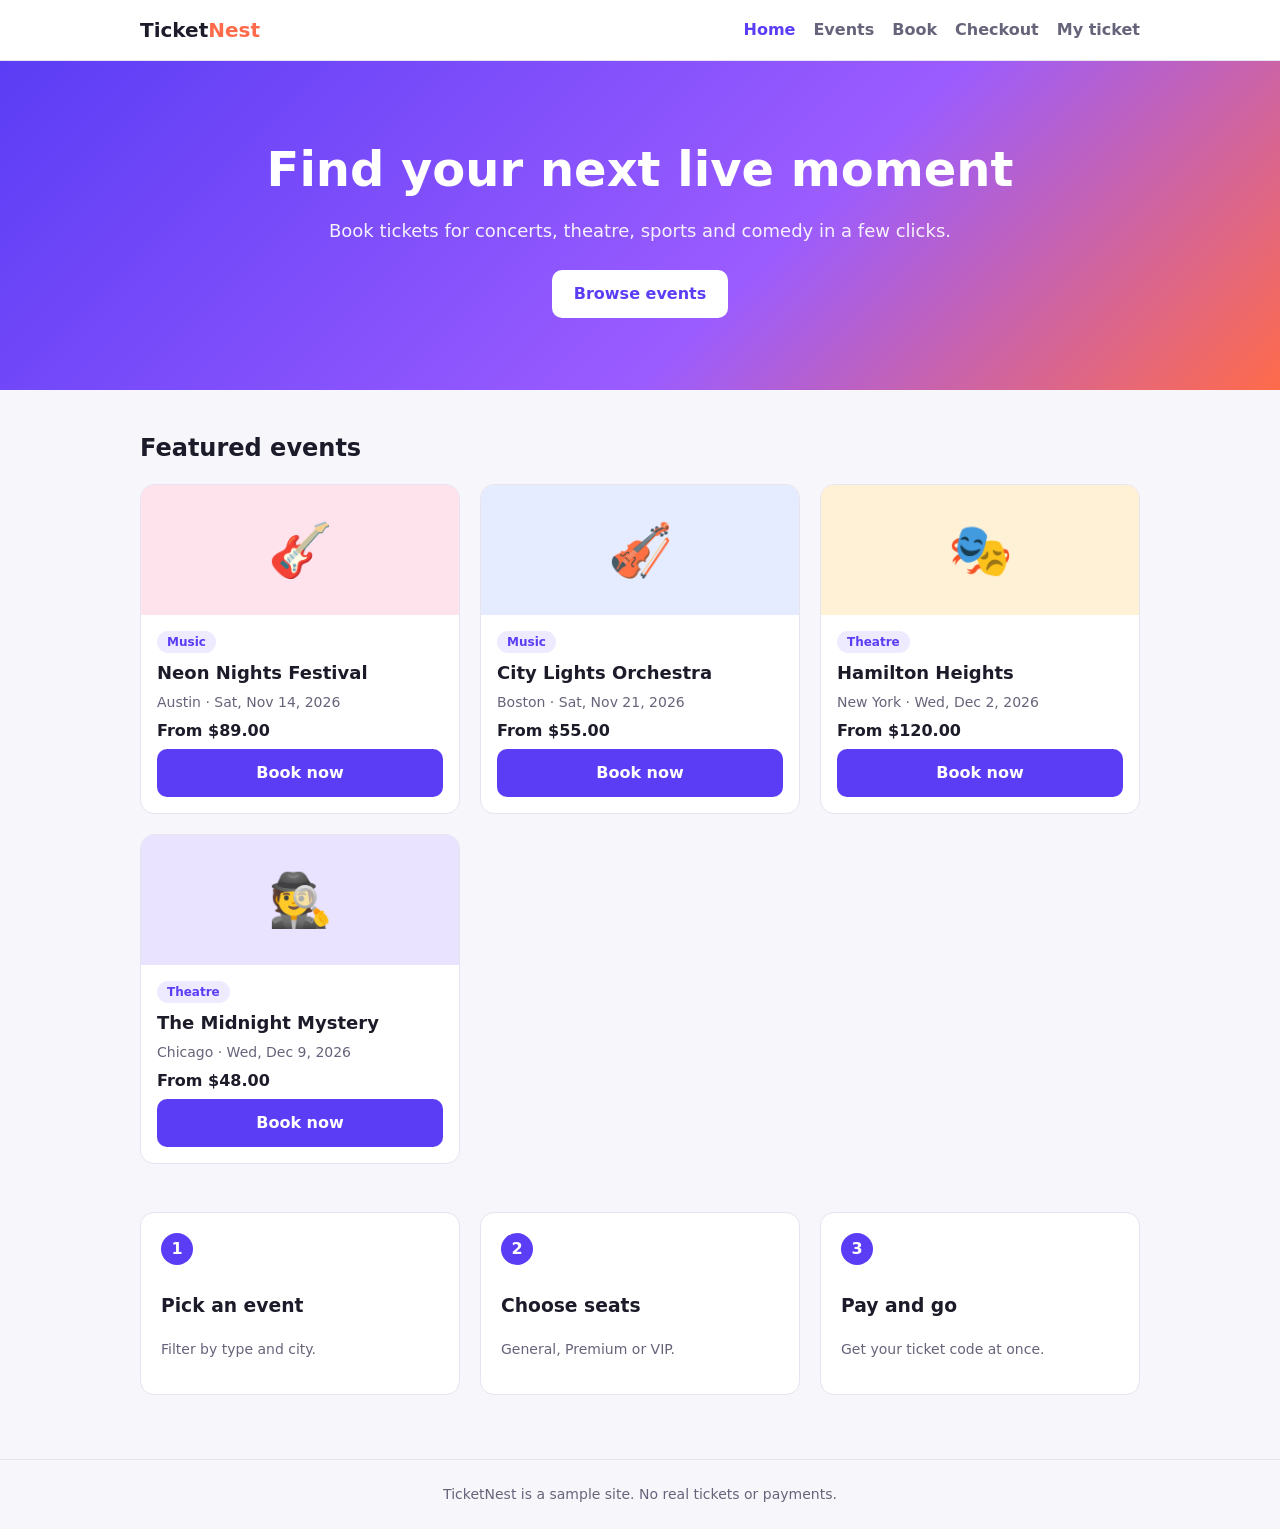
<file: index.html>
<!doctype html>
<html lang="en" dir="ltr"><head><meta charset="utf-8"><meta name="viewport" content="width=device-width,initial-scale=1">
<title>TicketNest</title><link rel="stylesheet" href="style.css"></head>
<body data-page="home">
<header class="site"><div class="wrap"><a class="logo" href="index.html">Ticket<span>Nest</span></a><nav><a href="index.html" class=active data-i18n="nav.home"></a><a href="events.html" data-i18n="nav.events"></a><a href="booking.html" data-i18n="nav.book"></a><a href="checkout.html" data-i18n="nav.checkout"></a><a href="confirmation.html" data-i18n="nav.ticket"></a><span id="lang"></span></nav></div></header>
<section class="hero"><div class="wrap"><h1 data-i18n="home.hero.title"></h1><p data-i18n="home.hero.text"></p><a class="btn light" href="events.html" data-i18n="home.hero.cta"></a></div></section>
<main><div class="wrap"><h2 data-i18n="home.featured"></h2><div class="grid" id="featured"></div>
<div class="steps"><div class="step"><b>1</b><h3 data-i18n="home.step1.title"></h3><p class="meta" data-i18n="home.step1.text"></p></div><div class="step"><b>2</b><h3 data-i18n="home.step2.title"></h3><p class="meta" data-i18n="home.step2.text"></p></div><div class="step"><b>3</b><h3 data-i18n="home.step3.title"></h3><p class="meta" data-i18n="home.step3.text"></p></div></div></div></main>
<footer><div class="wrap" data-i18n="footer.note"></div></footer>
<script src="assets/locales/en.js"></script><script src="i18n.js"></script><script src="app.js"></script></body></html>
</file>
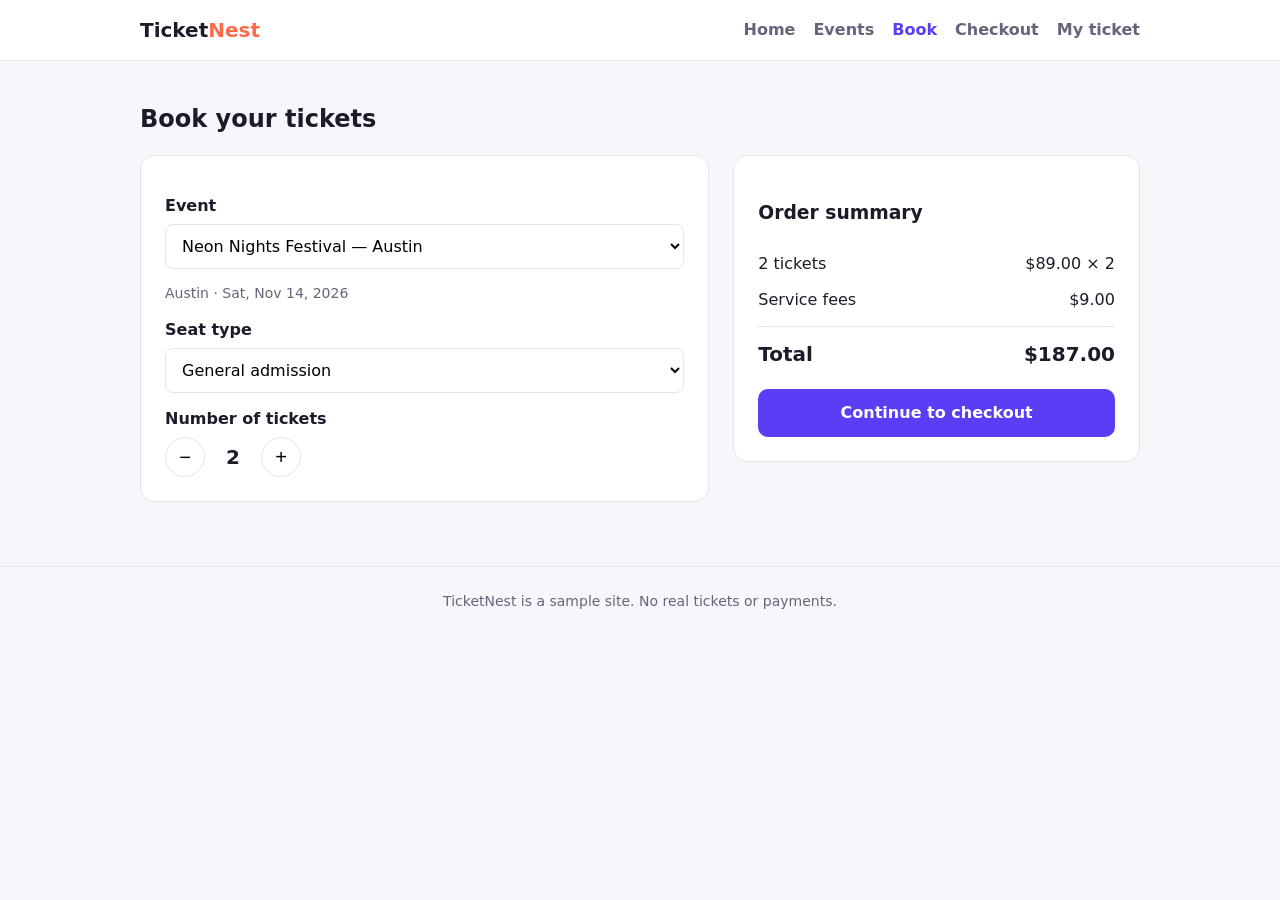
<file: booking.html>
<!doctype html>
<html lang="en" dir="ltr"><head><meta charset="utf-8"><meta name="viewport" content="width=device-width,initial-scale=1">
<title>TicketNest</title><link rel="stylesheet" href="style.css"></head>
<body data-page="booking">
<header class="site"><div class="wrap"><a class="logo" href="index.html">Ticket<span>Nest</span></a><nav><a href="index.html" data-i18n="nav.home"></a><a href="events.html" data-i18n="nav.events"></a><a href="booking.html" class=active data-i18n="nav.book"></a><a href="checkout.html" data-i18n="nav.checkout"></a><a href="confirmation.html" data-i18n="nav.ticket"></a><span id="lang"></span></nav></div></header>
<main><div class="wrap"><h2 data-i18n="booking.heading"></h2><div class="two">
<div class="panel"><label for="event" data-i18n="booking.event"></label><select id="event"></select><p class="meta" id="date"></p>
<label for="seat" data-i18n="booking.seat"></label><select id="seat"></select>
<label data-i18n="booking.qty"></label><div class="qty"><button id="minus" data-i18n-attr="aria-label:booking.fewer">−</button><output id="qty">2</output><button id="plus" data-i18n-attr="aria-label:booking.more">+</button></div></div>
<div class="panel sum"><h3 data-i18n="booking.summary"></h3><div><span id="tickets"></span><span id="unit"></span></div><div><span data-i18n="booking.fees"></span><span id="fees"></span></div><div class="total"><span data-i18n="booking.total"></span><span id="total"></span></div><button class="btn" id="go" style="width:100%;margin-top:14px" data-i18n="booking.continue"></button></div>
</div></div></main>
<footer><div class="wrap" data-i18n="footer.note"></div></footer>
<script src="assets/locales/en.js"></script><script src="i18n.js"></script><script src="app.js"></script></body></html>
</file>
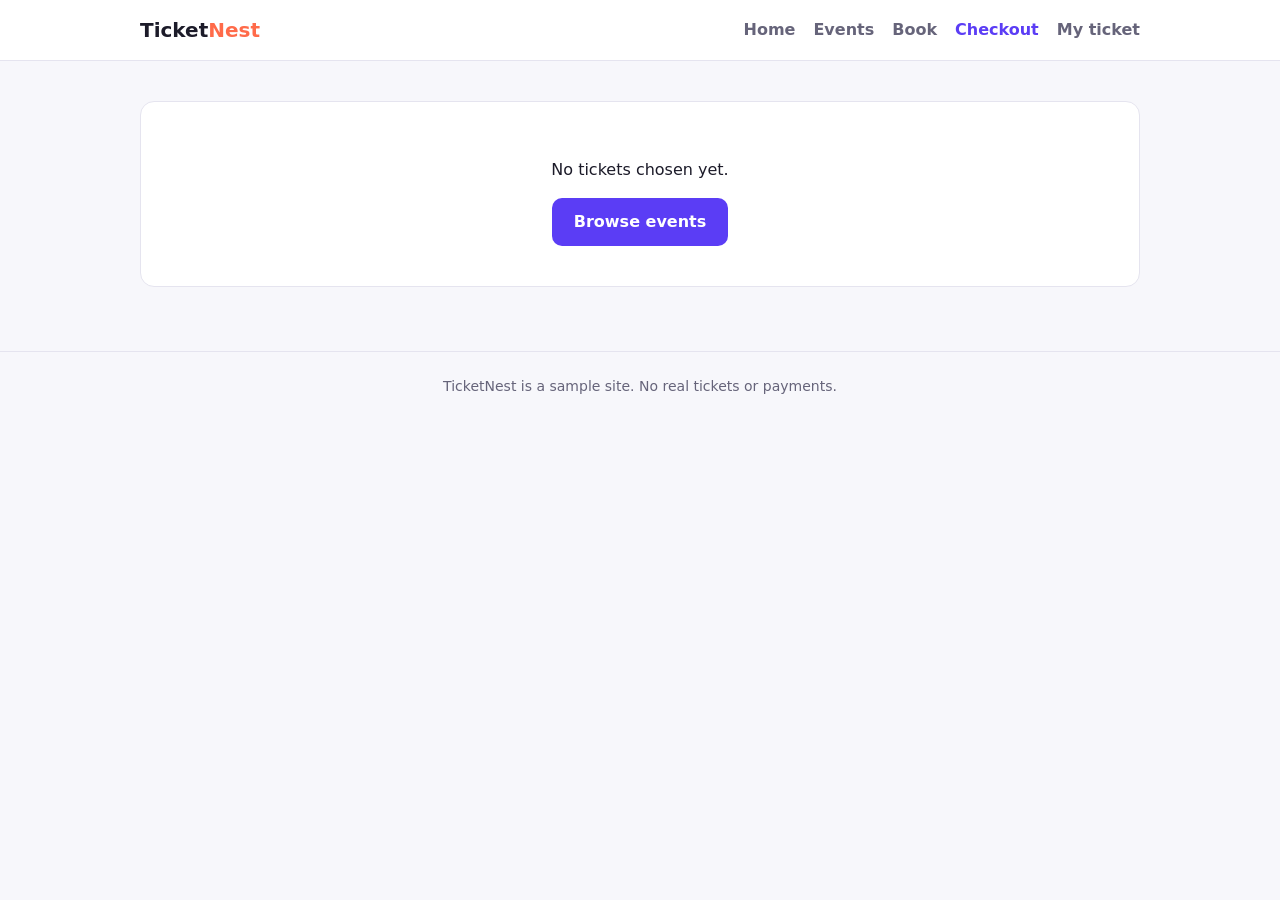
<file: checkout.html>
<!doctype html>
<html lang="en" dir="ltr"><head><meta charset="utf-8"><meta name="viewport" content="width=device-width,initial-scale=1">
<title>TicketNest</title><link rel="stylesheet" href="style.css"></head>
<body data-page="checkout">
<header class="site"><div class="wrap"><a class="logo" href="index.html">Ticket<span>Nest</span></a><nav><a href="index.html" data-i18n="nav.home"></a><a href="events.html" data-i18n="nav.events"></a><a href="booking.html" data-i18n="nav.book"></a><a href="checkout.html" class=active data-i18n="nav.checkout"></a><a href="confirmation.html" data-i18n="nav.ticket"></a><span id="lang"></span></nav></div></header>
<main><div class="wrap" id="content"><h2 data-i18n="checkout.heading"></h2><div class="two">
<form class="panel" id="form"><label for="name" data-i18n="checkout.name"></label><input id="name" required autocomplete="name">
<label for="email" data-i18n="checkout.email"></label><input id="email" type="email" required autocomplete="email">
<label for="card" data-i18n="checkout.card"></label><input id="card" required inputmode="numeric" pattern="[0-9 ]{12,19}" data-i18n-attr="placeholder:checkout.cardPlaceholder">
<div class="row"><div><label for="exp" data-i18n="checkout.exp"></label><input id="exp" required data-i18n-attr="placeholder:checkout.expPlaceholder"></div><div><label for="cvc" data-i18n="checkout.cvc"></label><input id="cvc" required inputmode="numeric" pattern="[0-9]{3,4}" data-i18n-attr="placeholder:checkout.cvcPlaceholder"></div></div>
<button class="btn" style="width:100%;margin-top:20px" data-i18n="checkout.pay"></button></form>
<div class="panel" id="summary"></div></div></div></main>
<footer><div class="wrap" data-i18n="footer.note"></div></footer>
<script src="assets/locales/en.js"></script><script src="i18n.js"></script><script src="app.js"></script></body></html>
</file>
<file: style.css>
:root{--bg:#f7f7fb;--card:#fff;--ink:#1c1b29;--muted:#66647a;--brand:#5b3df5;--brand-d:#4328d4;--accent:#ff6b4a;--line:#e5e4ef;--ok:#14a05a}
*{box-sizing:border-box}
body{margin:0;font-family:system-ui,-apple-system,"Segoe UI",Roboto,sans-serif;background:var(--bg);color:var(--ink);line-height:1.5}
a{color:var(--brand)}
.wrap{max-width:1040px;margin:0 auto;padding:0 20px}
header.site{background:var(--card);border-bottom:1px solid var(--line);position:sticky;top:0;z-index:5}
header.site .wrap{display:flex;align-items:center;justify-content:space-between;height:60px}
.logo{font-weight:800;font-size:20px;text-decoration:none;color:var(--ink)}
.logo span{color:var(--accent)}
nav a{margin-inline-start:18px;text-decoration:none;color:var(--muted);font-weight:600}
nav a.active,nav a:hover{color:var(--brand)}
.hero{background:linear-gradient(135deg,#5b3df5,#9b5cff 60%,#ff6b4a);color:#fff;padding:72px 0;text-align:center}
.hero h1{font-size:clamp(30px,5vw,48px);margin:0 0 12px}
.hero p{font-size:18px;opacity:.92;margin:0 0 26px}
.btn{display:inline-block;background:var(--brand);color:#fff;border:0;border-radius:10px;padding:12px 22px;font:inherit;font-weight:700;cursor:pointer;text-decoration:none}
.btn:hover{background:var(--brand-d)}
.btn.light{background:#fff;color:var(--brand)}
.btn.ghost{background:transparent;color:var(--brand);border:2px solid var(--brand)}
.btn[disabled]{opacity:.5;cursor:not-allowed}
main{padding:40px 0 64px}
h2{margin:0 0 18px}
.grid{display:grid;grid-template-columns:repeat(auto-fill,minmax(250px,1fr));gap:20px}
.card{background:var(--card);border:1px solid var(--line);border-radius:14px;overflow:hidden;display:flex;flex-direction:column}
.card .img{height:130px;display:flex;align-items:center;justify-content:center;font-size:52px}
.card .body{padding:16px;display:flex;flex-direction:column;gap:6px;flex:1}
.card h3{margin:0;font-size:18px}
.meta{color:var(--muted);font-size:14px}
.price{font-weight:800}
.card .body .btn{margin-top:auto;text-align:center}
.tag{display:inline-block;font-size:12px;font-weight:700;background:#eeeaff;color:var(--brand);padding:2px 10px;border-radius:99px;width:fit-content}
.steps{display:grid;grid-template-columns:repeat(auto-fit,minmax(200px,1fr));gap:20px;margin-top:48px}
.step{background:var(--card);border:1px solid var(--line);border-radius:14px;padding:20px}
.step b{display:inline-flex;width:32px;height:32px;border-radius:50%;background:var(--brand);color:#fff;align-items:center;justify-content:center;margin-bottom:8px}
.filters{display:flex;gap:10px;flex-wrap:wrap;margin-bottom:24px}
.chip{border:1px solid var(--line);background:var(--card);border-radius:99px;padding:6px 16px;font:inherit;font-weight:600;cursor:pointer}
.chip.on{background:var(--brand);border-color:var(--brand);color:#fff}
.panel{background:var(--card);border:1px solid var(--line);border-radius:14px;padding:24px}
.two{display:grid;grid-template-columns:1.4fr 1fr;gap:24px;align-items:start}
@media(max-width:760px){.two{grid-template-columns:1fr}nav a{margin-inline-start:10px;font-size:14px}}
label{display:block;font-weight:600;margin:14px 0 6px}
input,select{width:100%;padding:11px 12px;border:1px solid var(--line);border-radius:8px;font:inherit;background:#fff}
input:focus,select:focus{outline:2px solid var(--brand);border-color:transparent}
.row{display:grid;grid-template-columns:1fr 1fr;gap:14px}
.qty{display:flex;align-items:center;gap:14px}
.qty button{width:40px;height:40px;border-radius:50%;border:1px solid var(--line);background:#fff;font-size:20px;cursor:pointer}
.qty output{font-size:20px;font-weight:700;min-width:28px;text-align:center}
.sum div{display:flex;justify-content:space-between;padding:6px 0}
.sum .total{border-top:1px solid var(--line);margin-top:8px;padding-top:12px;font-weight:800;font-size:20px}
.ticket{background:var(--card);border:2px dashed var(--brand);border-radius:16px;padding:28px;max-width:560px;margin:0 auto;text-align:center}
.ticket .code{font-family:ui-monospace,monospace;font-size:28px;letter-spacing:3px;background:#eeeaff;border-radius:10px;padding:10px;margin:14px 0}
.ok{color:var(--ok);font-size:48px}
.empty{text-align:center;padding:40px}
footer{border-top:1px solid var(--line);padding:24px 0;color:var(--muted);text-align:center;font-size:14px}

#lang select{width:auto;margin-inline-start:18px;padding:6px 8px}
</file>
